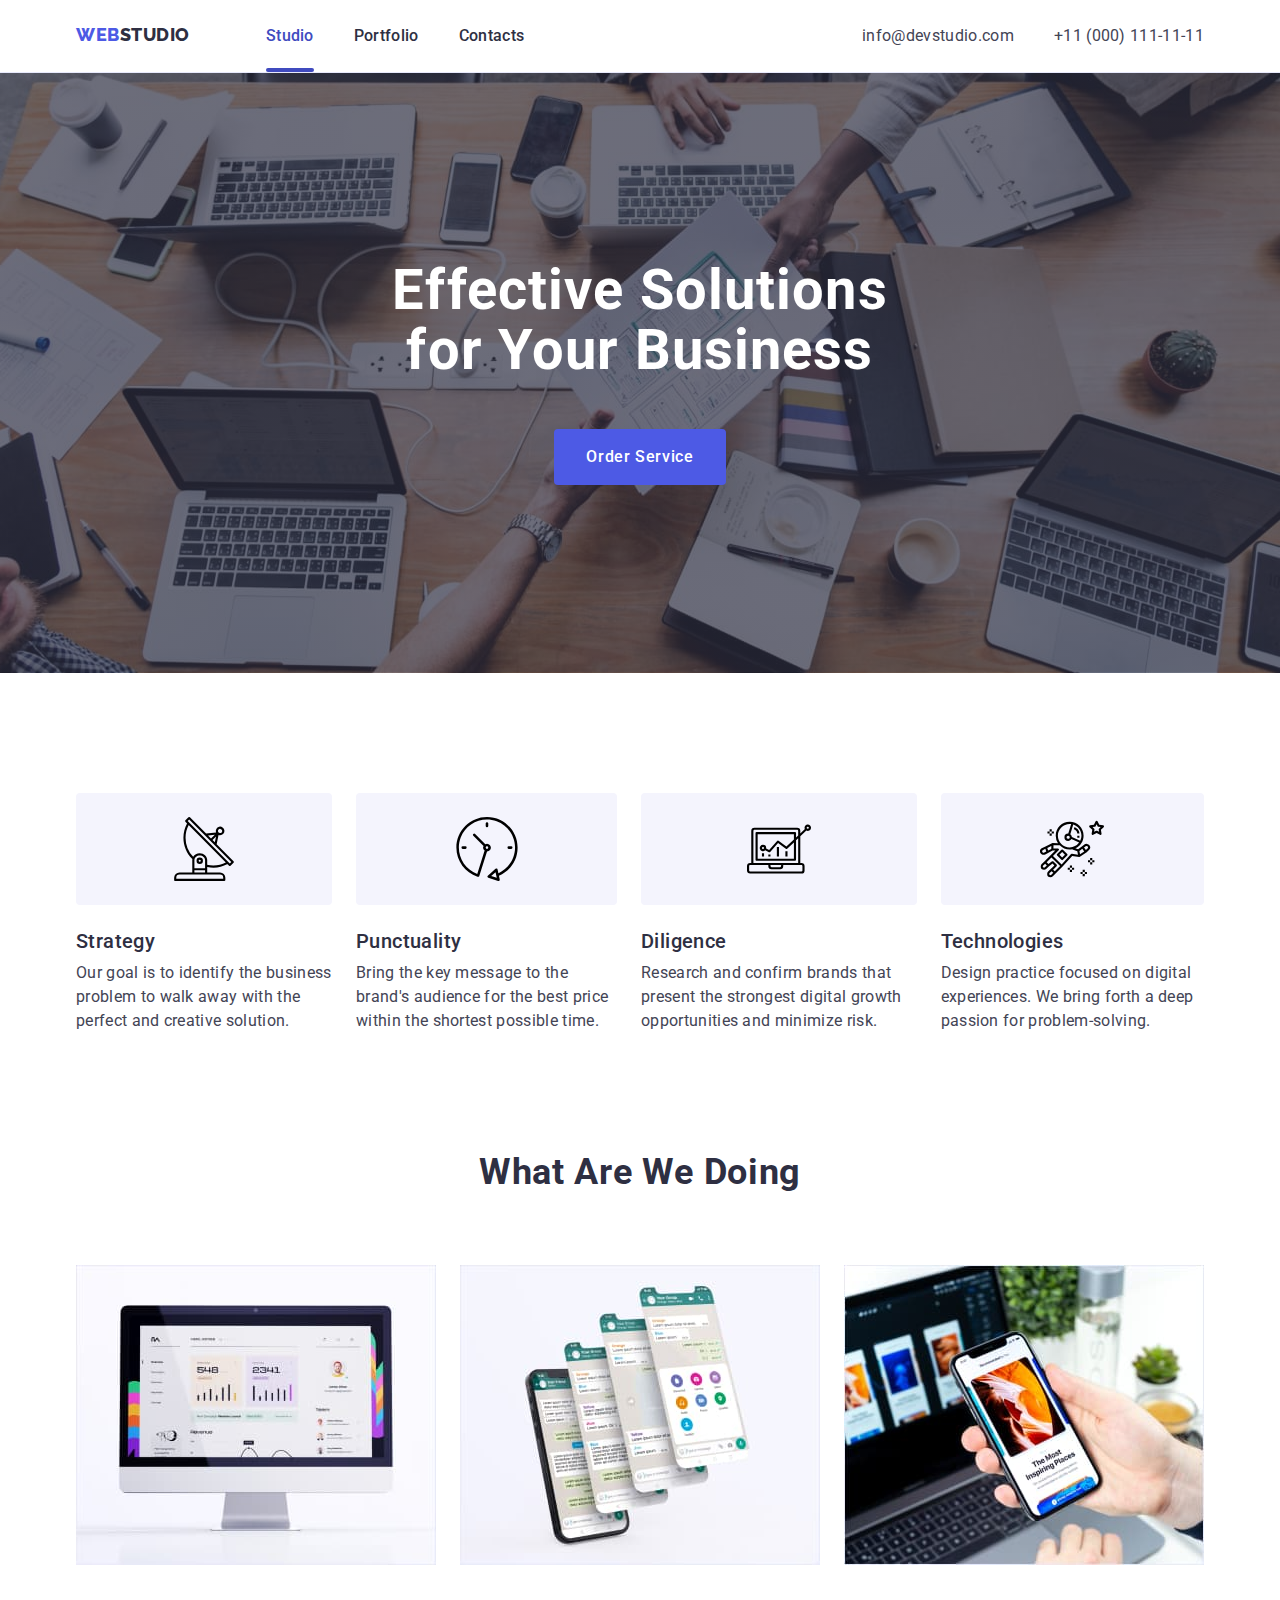
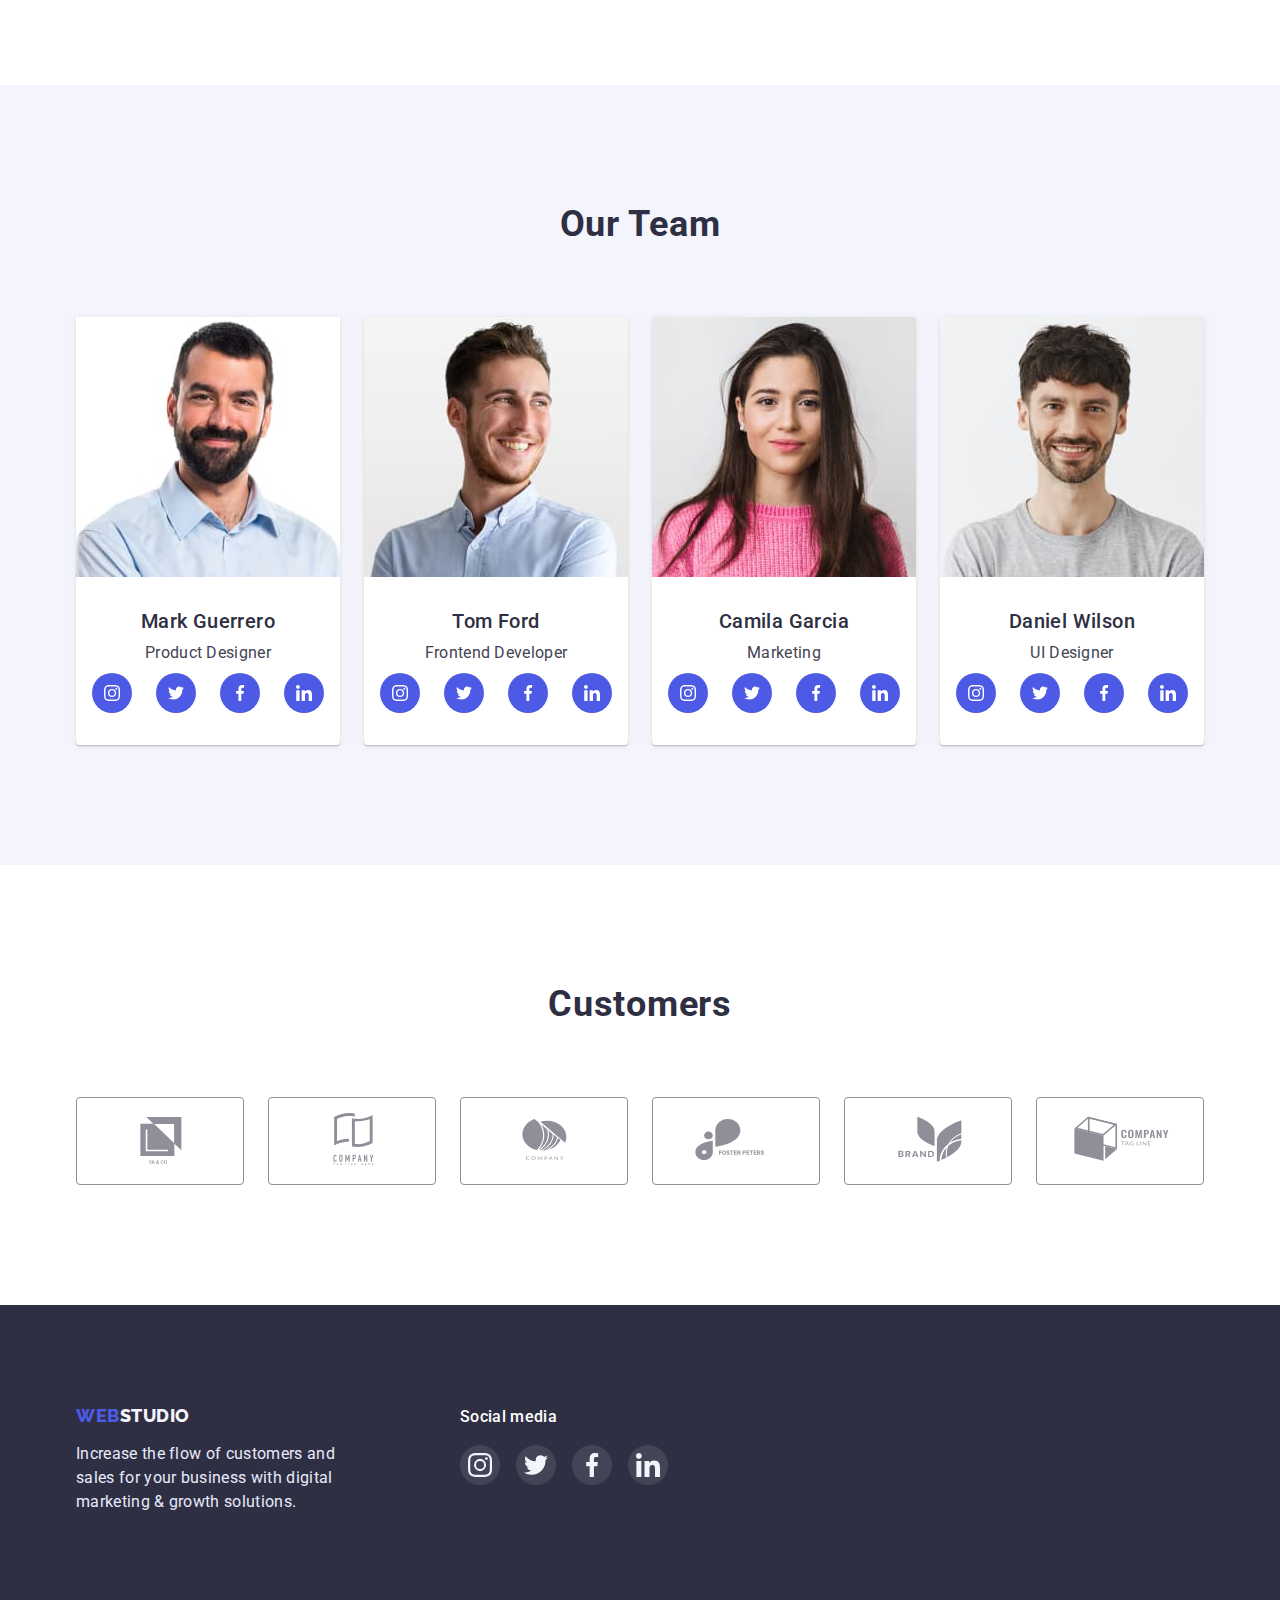
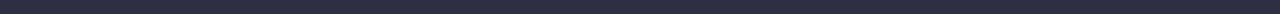
<file: index.html>
<!DOCTYPE html>
<html lang="en">
  <head>
    <meta charset="UTF-8" />
    <meta http-equiv="X-UA-Compatible" content="IE=edge" />
    <meta name="viewport" content="width=device-width, initial-scale=1.0" />
    <title>WebStudio</title>
    <link rel="preconnect" href="https://fonts.googleapis.com" />
    <link rel="preconnect" href="https://fonts.gstatic.com" crossorigin />
    <link
      href="https://fonts.googleapis.com/css2?family=Raleway:wght@800&family=Roboto:wght@400;500;700&display=swap"
      rel="stylesheet"
    />
    <link rel="stylesheet" href="https://cdnjs.cloudflare.com/ajax/libs/modern-normalize/1.1.0/modern-normalize.min.css" />
    <link rel="stylesheet" href="./css/styles.css" />
  </head>

  <body>
    <header class="header">
      <div class="container header-container">
      <nav class="nav">
        <a class="header-logo logo link" href="./index.html">Web<span class="header-web">Studio</span></a
        >
        <ul class="header-list list">
          <li class="header-item">
            <a class="header-link link current" href="./index.html">Studio</a>
          </li>
          <li class="header-item">
            <a class="header-link link" href="./portfolio.html">Portfolio</a>
          </li>
          <li class="header-item">
            <a class="header-link link" href="">Contacts</a>
          </li>
        </ul>
      </nav>
      <address class="address">
        <ul class="address-list list">
          <li class="address-item">
            <a class="address-link link" href="mailto:info@devstudio.com"
              >info@devstudio.com</a
            >
          </li>
          <li class="address-item">
            <a class="address-link link" href="tel:+110001111111"
              >+11 (000) 111-11-11</a
            >
          </li>
        </ul>
      </address>
      </div>
    </header>

    <main>
      <!--Hero-->
      <section class="hero">
        <div class="container hero-container">
        <h1 class="hero-title">Effective Solutions for Your Business</h1>
        <button type="button" class="hero-btn" data-modal-open>Order Service</button>
        </div>
      </section>

      <!--Feutures-->
      <section class="feutures">
        <div class="container feutures-container">
        <h2 class="visually-hidden">Feutures</h2>
        <ul class="feutures-list list">
          <li class="feutures-item">
            <div class="feutures-icon">
              <svg width="64" height="64">
              <use href="./images/sprite.svg#strategy"></use>
            </svg>
            </div>
            <h3 class="feutures-subtitle">Strategy</h3>
            <p class="feutures-text">
              Our goal is to identify the business problem to walk away with the
              perfect and creative solution.
            </p>
          </li>
          <li class="feutures-item">
            <div class="feutures-icon">
              <svg width="64" height="64">
              <use href="./images/sprite.svg#punctually"></use>
            </svg>
            </div>
            <h3 class="feutures-subtitle">Punctuality</h3>
            <p class="feutures-text">
              Bring the key message to the brand's audience for the best price
              within the shortest possible time.
            </p>
          </li>
          <li class="feutures-item">
            <div class="feutures-icon">
              <svg width="64" height="64">
              <use href="./images/sprite.svg#diligence"></use>
            </svg>
            </div>
            <h3 class="feutures-subtitle">Diligence</h3>
            <p class="feutures-text">
              Research and confirm brands that present the strongest digital
              growth opportunities and minimize risk.
            </p>
          </li>
          <li class="feutures-item">
            <div class="feutures-icon">
              <svg width="64" height="64">
              <use href="./images/sprite.svg#technoligies"></use>
            </svg>
            </div>
            <h3 class="feutures-subtitle">Technologies</h3>
            <p class="feutures-text">
              Design practice focused on digital experiences. We bring forth a
              deep passion for problem-solving.
            </p>
          </li>
        </ul>
        </div>
      </section>

      <!--What are we doing-->
      <section class="projects">
        <div class="container projects-container">
        <h2 class="projects-title">What are we doing</h2>
        <ul class="projects-list list">
          <li class="projects-item">
            <img
              src="./images/feutures/computer.jpg"
              alt="Computer design"
              width="360"
              height="300"
            />
          </li>
          <li class="projects-item">
            <img
              src="./images/feutures/applications.jpg"
              alt="Applications design"
              width="360"
              height="300"
            />
          </li>
          <li class="projects-item">
            <img
              src="./images/feutures/phone.jpg"
              alt="Phone design"
              width="360"
              height="300"
            />
          </li>
        </ul>
        </div>
      </section>

      <!--Out team-->
      <section class="team">
        <div class="container team-container">
        <h2 class="team-title">Our Team</h2>
        <ul class="team-title-list list">
          <li class="team-item">
            <img class="team-item-photo"
              src="./images/our-team/mark-guerrero.jpg"
              alt="Mark Guerrero"
              width="264"
              height="260"
            />
            <div class="team-photo-content-border">
            <h3 class="team-subtitle">Mark Guerrero</h3>
            <p class="team-text">Product Designer</p>
            <ul class="social-list list">
              <li class="social-list-item">
                <a href="" class="social-list-link">
                    <svg aria-label="instagram" class="social-list-icon" width="16" height="16">
                      <use href="./images/sprite.svg#instagram"></use>
                    </svg>
                </a>
              </li>
              <li class="social-list-item">
                <a href="" class="social-list-link">
                    <svg aria-label="twitter" class="social-list-icon" width="16" height="16">
                      <use href="./images/sprite.svg#twitter"></use>
                    </svg>
                </a>
              </li>
              <li class="social-list-item">
                <a href="" class="social-list-link">
                    <svg aria-label="facebook" class="social-list-icon" width="16" height="16">
                      <use href="./images/sprite.svg#facebook"></use>
                    </svg>
                </a>
              </li>
              <li class="social-list-item">
                <a href="" class="social-list-link">
                    <svg aria-label="linkedin" class="social-list-icon" width="16" height="16">
                      <use href="./images/sprite.svg#linkedin"></use>
                    </svg>
                </a>
              </li>
            </ul>
            </div>
          </li>
          <li class="team-item">
            <img class="team-item-photo"
              src="./images/our-team/tom-ford.jpg"
              alt="Tom Ford"
              width="264"
              height="260"
            />
            <div class="team-photo-content-border">
            <h3 class="team-subtitle">Tom Ford</h3>
            <p class="team-text">Frontend Developer</p>
            <ul class="social-list list">
              <li class="social-list-item">
                <a href="" class="social-list-link">
                    <svg aria-label="instagram" class="social-list-icon" width="16" height="16">
                      <use href="./images/sprite.svg#instagram"></use>
                    </svg>
                </a>
              </li>
              <li class="social-list-item">
                <a href="" class="social-list-link">
                    <svg aria-label="twitter" class="social-list-icon" width="16" height="16">
                      <use href="./images/sprite.svg#twitter"></use>
                    </svg>
                </a>
              </li>
              <li class="social-list-item">
                <a href="" class="social-list-link">
                    <svg aria-label="facebook" class="social-list-icon" width="16" height="16">
                      <use href="./images/sprite.svg#facebook"></use>
                    </svg>
                </a>
              </li>
              <li class="social-list-item">
                <a href="" class="social-list-link">
                    <svg aria-label="linkedin" class="social-list-icon" width="16" height="16">
                      <use href="./images/sprite.svg#linkedin"></use>
                    </svg>
                </a>
              </li>
            </ul>
            </div>
          </li>
          <li class="team-item">
            <img class="team-item-photo"
              src="./images/our-team/camila-garcia.jpg"
              alt="Camila Garcia"
              width="264"
              height="260"
            />
            <div class="team-photo-content-border">
            <h3 class="team-subtitle">Camila Garcia</h3>
            <p class="team-text">Marketing</p>
            <ul class="social-list list">
              <li class="social-list-item">
                <a href="" class="social-list-link">
                    <svg aria-label="instagram" class="social-list-icon" width="16" height="16">
                      <use href="./images/sprite.svg#instagram"></use>
                    </svg>
                </a>
              </li>
              <li class="social-list-item">
                <a href="" class="social-list-link">
                    <svg aria-label="twitter" class="social-list-icon" width="16" height="16">
                      <use href="./images/sprite.svg#twitter"></use>
                    </svg>
                </a>
              </li>
                            <li class="social-list-item">
                <a href="" class="social-list-link">
                    <svg aria-label="facebook" class="social-list-icon" width="16" height="16">
                      <use href="./images/sprite.svg#facebook"></use>
                    </svg>
                </a>
              </li>
              <li class="social-list-item">
                <a href="" class="social-list-link">
                    <svg aria-label="linkedin" class="social-list-icon" width="16" height="16">
                      <use href="./images/sprite.svg#linkedin"></use>
                    </svg>
                </a>
              </li>
            </ul>
            </div>
          </li>
          <li class="team-item">
            <img class="team-item-photo"
              src="./images/our-team/daniel-wilson.jpg"
              alt="Daniel Wilson"
              width="264"
              height="260"
            />
            <div class="team-photo-content-border">
            <h3 class="team-subtitle">Daniel Wilson</h3>
            <p class="team-text">UI Designer</p>
            <ul class="social-list list">
              <li class="social-list-item">
                <a href="" class="social-list-link">
                    <svg aria-label="instagram" class="social-list-icon" width="16" height="16">
                      <use href="./images/sprite.svg#instagram"></use>
                    </svg>
                </a>
              </li>
              <li class="social-list-item">
                <a href="" class="social-list-link">
                    <svg aria-label="twitter" class="social-list-icon" width="16" height="16">
                      <use href="./images/sprite.svg#twitter"></use>
                    </svg>
                </a>
              </li>
                            <li class="social-list-item">
                <a href="" class="social-list-link">
                    <svg aria-label="facebook" class="social-list-icon" width="16" height="16">
                      <use href="./images/sprite.svg#facebook"></use>
                    </svg>
                </a>
              </li>
              <li class="social-list-item">
                <a href="" class="social-list-link">
                    <svg aria-label="linkedin" class="social-list-icon" width="16" height="16">
                      <use href="./images/sprite.svg#linkedin"></use>
                    </svg>
                </a>
              </li>
            </ul>
            </div>
          </li>
        </ul>
        </div>
      </section>

      <!--Customers-->
      <section class="customers">
      <div class="container customers-container">
        <h2 class="customers-title">Customers</h2>
        <ul class="customers-list list">
          <li class="customers-list-item">
            <a href="" class="customers-list-link">
            <div class="customers-list-wrapper">
              <svg class="customers-list-icon" width="104" height="56">
                <use href="./images/sprite.svg#Logo1"></use>
              </svg>
            </div>
            </a>
          </li>
          <li class="customers-list-item">
            <a href="" class="customers-list-link">
              <div class="customers-list-wrapper">
              <svg class="customers-list-icon" width="104" height="56">
                <use href="./images/sprite.svg#Logo2"></use>
              </svg>
              </div>              
            </a>
          </li>
          <li class="customers-list-item">
            <a href="" class="customers-list-link">
              <div class="customers-list-wrapper">
              <svg class="customers-list-icon" width="104" height="56">
                <use href="./images/sprite.svg#Logo3"></use>
              </svg>
              </div>              
            </a>
          </li>
          <li class="customers-list-item">
            <a href="" class="customers-list-link">
              <div class="customers-list-wrapper">
              <svg class="customers-list-icon" width="104" height="56">
                <use href="./images/sprite.svg#Logo4"></use>
              </svg>
              </div>              
            </a>
          </li>
          <li class="customers-list-item">
            <a href="" class="customers-list-link">
              <div class="customers-list-wrapper">
              <svg class="customers-list-icon" width="104" height="56">
                <use href="./images/sprite.svg#Logo5"></use>
              </svg>
              </div>              
            </a>
          </li>
          <li class="customers-list-item">
            <a href="" class="customers-list-link">
              <div class="customers-list-wrapper">
              <svg class="customers-list-icon" width="104" height="56">
                <use href="./images/sprite.svg#Logo6"></use>
              </svg>
              </div>              
            </a>
          </li>
        </ul>
      </div>
      </section>
    </main>

    <footer class="footer">
      <div class="container footer-container">
        <div class="footer-text-div">
        <a class="footer-logo logo link" href="./index.html">Web<span class="footer-web">Studio</span></a
        >
      <p class="footer-text">
        Increase the flow of customers and sales for your business with digital
        marketing & growth solutions.
      </p>
        </div>
        <div class="footer-social-media">
          <p class="footer-text-title">Social media</p>
            <ul class="social-list footer-social-list list">
              <li class="social-list-item">
                <a href="" class="footer-social-list-link">
                    <svg aria-label="instagram" class="footer-social-list-icon" width="24" height="24">
                      <use href="./images/sprite.svg#instagram"></use>
                    </svg>
                </a>
              </li>
              <li class="social-list-item">
                <a href="" class="footer-social-list-link">
                    <svg aria-label="twitter" class="footer-social-list-icon" width="24" height="24">
                      <use href="./images/sprite.svg#twitter"></use>
                    </svg>
                </a>
              </li>
              <li class="social-list-item">
                <a href="" class="footer-social-list-link">
                    <svg aria-label="facebook" class="footer-social-list-icon" width="24" height="24">
                      <use href="./images/sprite.svg#facebook"></use>
                    </svg>
                </a>
              </li>
              <li class="social-list-item">
                <a href="" class="footer-social-list-link">
                    <svg aria-label="linkedin" class="footer-social-list-icon" width="24" height="24">
                      <use href="./images/sprite.svg#linkedin"></use>
                    </svg>
                </a>
              </li>
            </ul>
        </div>
      </div>
    </footer>

    <div class="backdrop is-hidden" data-modal>
      <div class="modal">
        <button type="button" class="modal-close-btn" data-modal-close>
        <svg class="modal-close-btn-icon" width="8" height="8">
          <use href="./images/sprite.svg#modal-close"></use>
        </svg>
        </button>
      </div>
    </div>

    <script src="./js/modal.js"></script>
  </body>
</html>
</file>
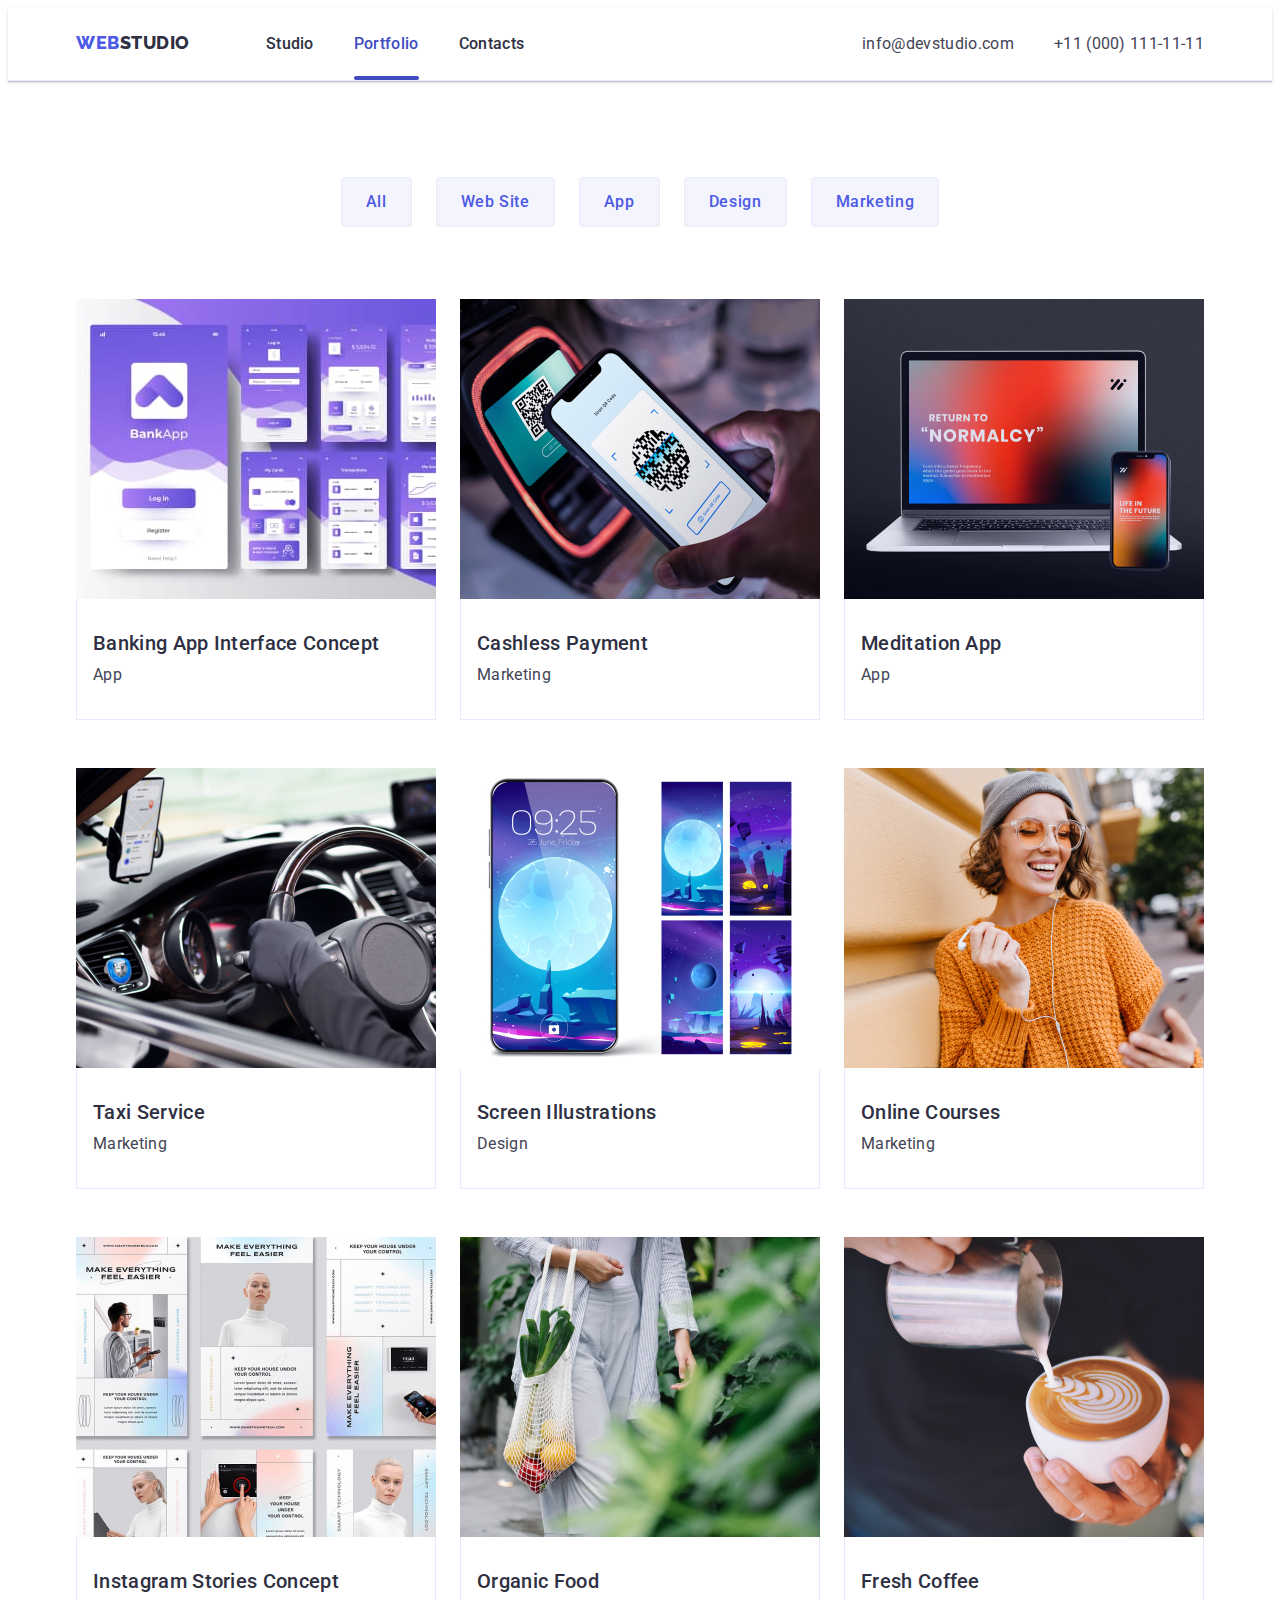
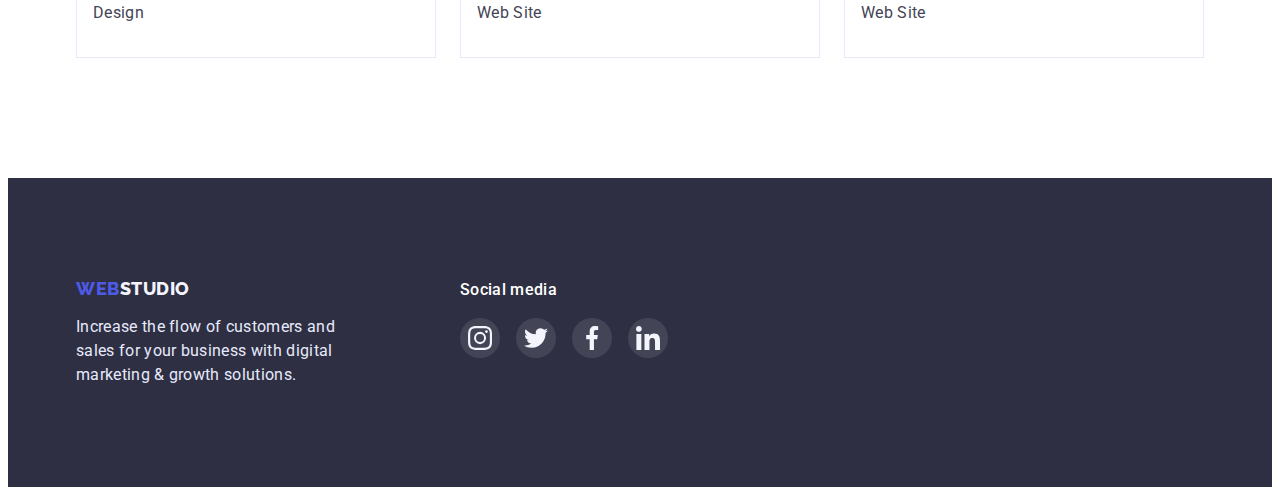
<file: portfolio.html>
<!DOCTYPE html>
<html lang="en">
  <head>
    <meta charset="UTF-8" />
    <meta http-equiv="X-UA-Compatible" content="IE=edge" />
    <meta name="viewport" content="width=device-width, initial-scale=1.0" />
    <title>WebStudio</title>
    <link rel="preconnect" href="https://fonts.googleapis.com" />
    <link rel="preconnect" href="https://fonts.gstatic.com" crossorigin />
    <link
      href="https://fonts.googleapis.com/css2?family=Raleway:wght@800&family=Roboto:wght@400;500;700&display=swap"
      rel="stylesheet"
    />
    <link rel="stylesheet" href="./css/styles.css" />
  </head>

  <body>
    <header class="header">
      <div class="container header-container">
      <nav class="nav">
      <a class="header-logo logo link" href="./index.html">Web<span class="header-web">Studio</span></a
        >
        <ul class="header-list list">
          <li class="header-item">
            <a class="header-link link" href="./index.html">Studio</a>
          </li>
          <li class="header-item">
            <a class="header-link link current" href="./portfolio.html">Portfolio</a>
          </li>
          <li class="header-item">
            <a class="header-link link" href="">Contacts</a>
          </li>
        </ul>
      </nav>
      <address class="address">
        <ul class="address-list list">
          <li class="address-item">
            <a class="address-link link" href="mailto:info@devstudio.com"
              >info@devstudio.com</a
            >
          </li>
          <li class="address-item">
            <a class="address-link link" href="tel:+110001111111"
              >+11 (000) 111-11-11</a
            >
          </li>
        </ul>
      </address>
      </div>
    </header>

    <main>
      <section class="portfolio">
        <div class="container portfolio-container">
        <h1 class="visually-hidden">Portfolio cases</h1>
      <ul class="list portfolio-menu-card">
        <li class="portfolio-item">
          <button type="button" class="portfolio-page-btn">All</button>
        </li>
        <li class="portfolio-item">
          <button type="button" class="portfolio-page-btn">Web Site</button>
        </li>
        <li class="portfolio-item">
          <button type="button" class="portfolio-page-btn">App</button>
        </li>
        <li class="portfolio-item">
          <button type="button" class="portfolio-page-btn">Design</button>
        </li>
        <li class="portfolio-item">
          <button type="button" class="portfolio-page-btn">Marketing</button>
        </li>
      </ul>
      <ul class="list portfolio-pg-content">
        <li class="portfolio-item-content">
          <a class="link portfolio-item-link" href="">
            <div class="portfolio-photo-wrapper">
            <img
              src="./images/portfolio-page/bank-app.jpg"
              alt=""
              width="360"
              height="300"
            />
            <p class="overlay">14 Stylish and User-Friendly App Design Concepts · Task Manager App · Calorie Tracker App · Exotic Fruit Ecommerce App · Cloud Storage App</p>
            </div>
            <div class="portfolio-photo-content-border">
            <h2 class="portfolio-pg-namecard">Banking App Interface Concept</h2>
            <p class="portfolio-pg-text">App</p>
            <p class="portfolio-pg-text-back"></p>
            </div>
          </a>
        </li>
        <li class="portfolio-item-content">
          <a class="link portfolio-item-link" href="">
            <div class="portfolio-photo-wrapper">
            <img
              src="./images/portfolio-page/cashless-payment.jpg"
              alt=""
              width="360"
              height="300"
            /> 
            <p class="overlay">14 Stylish and User-Friendly App Design Concepts · Task Manager App · Calorie Tracker App · Exotic Fruit Ecommerce App · Cloud Storage App</p>
            </div>
            <div class="portfolio-photo-content-border">
            <h2 class="portfolio-pg-namecard">Cashless Payment</h2>
            <p class="portfolio-pg-text">Marketing</p>
            <p class="portfolio-pg-text-back"></p>
            </div>
          </a>
        </li>
        <li class="portfolio-item-content">
          <a class="link portfolio-item-link" href="">
            <div class="portfolio-photo-wrapper">
            <img
              src="./images/portfolio-page/meditation-app.jpg"
              alt=""
              width="360"
              height="300"
            /> 
            <p class="overlay">14 Stylish and User-Friendly App Design Concepts · Task Manager App · Calorie Tracker App · Exotic Fruit Ecommerce App · Cloud Storage App</p>
            </div>
            <div class="portfolio-photo-content-border">
            <h2 class="portfolio-pg-namecard">Meditation App</h2>
            <p class="portfolio-pg-text">App</p>
            <p class="portfolio-pg-text-back"></p>
            </div>
          </a>
        </li>
        <li class="portfolio-item-content">
          <a class="link portfolio-item-link" href="">
            <div class="portfolio-photo-wrapper">
            <img
              src="./images/portfolio-page/taxi-service.jpg"
              alt=""
              width="360"
              height="300"
            />          
            <p class="overlay">14 Stylish and User-Friendly App Design Concepts · Task Manager App · Calorie Tracker App · Exotic Fruit Ecommerce App · Cloud Storage App</p>
            </div>
            <div class="portfolio-photo-content-border">
            <h2 class="portfolio-pg-namecard">Taxi Service</h2>
            <p class="portfolio-pg-text">Marketing</p>
            <p class="portfolio-pg-text-back"></p>
            </div>
          </a>
        </li>
        <li class="portfolio-item-content">
          <a class="link portfolio-item-link" href="">
            <div class="portfolio-photo-wrapper">
            <img
              src="./images/portfolio-page/screen-illustrations.jpg"
              alt=""
              width="360"
              height="300"
            /> 
            <p class="overlay">14 Stylish and User-Friendly App Design Concepts · Task Manager App · Calorie Tracker App · Exotic Fruit Ecommerce App · Cloud Storage App</p>
            </div>
            <div class="portfolio-photo-content-border">
            <h2 class="portfolio-pg-namecard">Screen Illustrations</h2>
            <p class="portfolio-pg-text">Design</p>
            <p class="portfolio-pg-text-back"></p>
            </div>
          </a>
        </li>
        <li class="portfolio-item-content">
          <a class="link portfolio-item-link" href="">
            <div class="portfolio-photo-wrapper">
            <img
              src="./images/portfolio-page/online-courses.jpg"
              alt=""
              width="360"
              height="300"
            /> 
            <p class="overlay">14 Stylish and User-Friendly App Design Concepts · Task Manager App · Calorie Tracker App · Exotic Fruit Ecommerce App · Cloud Storage App</p>
            </div>
            <div class="portfolio-photo-content-border">
            <h2 class="portfolio-pg-namecard">Online Courses</h2>
            <p class="portfolio-pg-text">Marketing</p>
            <p class="portfolio-pg-text-back"></p>
            </div>
          </a>
        </li>
        <li class="portfolio-item-content">
          <a class="link portfolio-item-link" href="">
            <div class="portfolio-photo-wrapper">
            <img
              src="./images/portfolio-page/instagram-stories.jpg"
              alt=""
              width="360"
              height="300"
            />
            <p class="overlay">14 Stylish and User-Friendly App Design Concepts · Task Manager App · Calorie Tracker App · Exotic Fruit Ecommerce App · Cloud Storage App</p>
            </div>
            <div class="portfolio-photo-content-border">
            <h2 class="portfolio-pg-namecard">Instagram Stories Concept</h2>
            <p class="portfolio-pg-text">Design</p>
            <p class="portfolio-pg-text-back"></p>
            </div>
          </a>
        </li>
        <li class="portfolio-item-content">
          <a class="link portfolio-item-link" href="">
            <div class="portfolio-photo-wrapper">
            <img
              src="./images/portfolio-page/organic-food.jpg"
              alt=""
              width="360"
              height="300"
            /> 
            <p class="overlay">14 Stylish and User-Friendly App Design Concepts · Task Manager App · Calorie Tracker App · Exotic Fruit Ecommerce App · Cloud Storage App</p>
            </div>
            <div class="portfolio-photo-content-border">
            <h2 class="portfolio-pg-namecard">Organic Food</h2>
            <p class="portfolio-pg-text">Web Site</p>
            <p class="portfolio-pg-text-back"></p>
            </div>
          </a>
        </li>
        <li class="portfolio-item-content">
          <a class="link portfolio-item-link" href="">
            <div class="portfolio-photo-wrapper">
            <img
              src="./images/portfolio-page/fresh-coffee.jpg"
              alt=""
              width="360"
              height="300"
            /> 
            <p class="overlay">14 Stylish and User-Friendly App Design Concepts · Task Manager App · Calorie Tracker App · Exotic Fruit Ecommerce App · Cloud Storage App</p>
            </div>
            <div class="portfolio-photo-content-border">
            <h2 class="portfolio-pg-namecard">Fresh Coffee</h2>
            <p class="portfolio-pg-text">Web Site</p>
            <p class="portfolio-pg-text-back"></p>
            </div>
          </a>
        </li>
      </ul>
        </div>
      </section>  
    </main>

    <footer class="footer">
      <div class="container footer-container">
        <div class="footer-text-div">
        <a class="footer-logo logo link" href="./index.html">Web<span class="footer-web">Studio</span></a
        >
      <p class="footer-text">
        Increase the flow of customers and sales for your business with digital
        marketing & growth solutions.
      </p>
        </div>
        <div class="footer-social-media">
          <p class="footer-text-title">Social media</p>
            <ul class="social-list footer-social-list list">
              <li class="social-list-item">
                <a href="" class="footer-social-list-link">
                    <svg aria-label="instagram" class="footer-social-list-icon" width="24" height="24">
                      <use href="./images/sprite.svg#instagram"></use>
                    </svg>
                </a>
              </li>
              <li class="social-list-item">
                <a href="" class="footer-social-list-link">
                    <svg aria-label="twitter" class="footer-social-list-icon" width="24" height="24">
                      <use href="./images/sprite.svg#twitter"></use>
                    </svg>
                </a>
              </li>
              <li class="social-list-item">
                <a href="" class="footer-social-list-link">
                    <svg aria-label="facebook" class="footer-social-list-icon" width="24" height="24">
                      <use href="./images/sprite.svg#facebook"></use>
                    </svg>
                </a>
              </li>
              <li class="social-list-item">
                <a href="" class="footer-social-list-link">
                    <svg aria-label="linkedin" class="footer-social-list-icon" width="24" height="24">
                      <use href="./images/sprite.svg#linkedin"></use>
                    </svg>
                </a>
              </li>
            </ul>
        </div>
      </div>
    </footer>
  </body>
</html>
</file>
<file: css/styles.css>
:root {
    --primary-font: 'Roboto', sans-serif;
    --secondary-font: 'Raleway', sans-serif; 
    --backround-light: #F4F4FD;
    --background-dark: #2E2F42;
    --brand-color: #4d5ae5;
    --accent-color: #404bbf;
    --success: #31d0aa;
    --color-text-main: #434455;
    --color-text-second: #8e8f99;
    --accent-lines: #e7e9fc;
    --transition-dur-time: 250ms cubic-bezier(0.4, 0, 0.2, 1);
} 

* {
    box-sizing: border-box;
}

.list {
    list-style: none;
}

.link {
    text-decoration: none;
}

p, h1, h2, h3, h4, h5, h6 {
    margin-top: 0;
    margin-bottom: 0;
}

ul, ol {
    margin-top: 0;
    margin-bottom: 0;
    padding-left: 0;
}

img {
    display: block;
}

button {
    cursor: pointer;
}

body {
    font-family: var(--primary-font);
    font-size: 16px;
    letter-spacing: 0.02em;
    color: var(--color-text-main);
}

.container {
    width: 1158px;
    padding-left: 15px;
    padding-right: 15px;
    margin-left: auto;
    margin-right: auto;
}
/* ============================== COMPONENTS ============================ */
.projects-title,
.team-title,
.customers-title {
    margin-bottom: 72px;
    text-align: center;
    
    font-weight: 700;
    font-size: 36px;
    line-height: 1.11;
    text-align: center;
    letter-spacing: 0.02em;
    text-transform: capitalize;
    
    color: var(--background-dark);
}

.feutures-subtitle,
.team-subtitle {
    font-weight: 500;
    font-size: 20px;
    line-height: 1.2;
    letter-spacing: 0.02em;
    color: var(--background-dark);
}

.logo  {
    font-family: var(--secondary-font);
    font-weight: 800;
    font-size: 18px;
    letter-spacing: 0.03em;
    align-items: center;
    text-transform: uppercase;
}

.visually-hidden {
    position: absolute;
    width: 1px;
    height: 1px;
    margin: -1px;
    border: 0;
    padding: 0;
    white-space: nowrap;
    clip-path: inset(100%);
    clip: rect(0 0 0 0);
    overflow: hidden;
}
/* ============================== /COMPONENTS ============================ */

/* ============================== HEADER  =============================== */
.header-container {
    display: flex;

    /* border: 1px solid tomato;
    background: teal; */
}

.logo {
    margin-right: 76px;

    line-height: 1.17;
    color: var(--brand-color);
}

.header-web {
    color: var(--background-dark);
}

.header {
    padding-top: 24px;
    padding-bottom: 24px;
    border-bottom: 1px solid var(--accent-lines);
    box-shadow: 0px 2px 1px rgba(46, 47, 66, 0.08), 0px 1px 1px rgba(46, 47, 66, 0.16), 0px 1px 6px rgba(46, 47, 66, 0.08);
}

.header-link {
    font-weight: 500;
    line-height: 1.5;
    color: var(--background-dark);

    position: relative;
    display: block;
}

.header-link.current::after {
    content: '';

    position: absolute;
    width: 100%;
    height: 4px;
    left: 0px;
    top: 44px;
    background: var(--accent-color);
    border-radius: 2px;
}

.header-list {
    display: flex;
    align-items: center;
}

.header-item:not(:last-child) {
    margin-right: 40px;
}

.nav {
    display: flex;
    justify-content: center;
}

.nav .link {
    display: block;
    transition: color var(--transition-dur-time);
}

.nav .link:hover,
.nav .link:focus {
   color: var(--accent-color);
}

.link.current {
    color: var(--accent-color);
}

.address {
    font-style: normal;
    margin-left: auto;
}

.address-list {
    display: flex;
}

.address-link {
    font-weight: 400;
    line-height: 1.5;
    color: var(--color-text-main);

    display: block;

    transition: color var(--transition-dur-time);
}

.address-link:hover,
.address-link:focus {
    color: var(--accent-color);
}

.address-item + .address-item {
    margin-left: 40px;
}

/* ============================== /HEADER ============================= */

/* ============================== HERO  =============================== */
.hero-container {
    text-align: center;
    

    /* border: 1px solid teal;
    background: tomato; */
} 

.hero{
    background: rgba(46, 47, 66, 0.7);
    padding-top: 188px;
    padding-bottom: 188px;
    max-width: 1440px;
    margin-left: auto;
    margin-right: auto;
    
    background-image: linear-gradient(rgba(46, 47, 66, 0.7), rgba(46, 47, 66, 0.7)), 
        url(../images/hero.jpg);
    background-position: center;
    background-size: cover;
    background-repeat: no-repeat;

}

.hero-title {
    margin-left: auto;
    margin-right: auto;
    margin-bottom: 48px;
    max-width: 496px;
    font-weight: 700;
    font-size: 56px;
    line-height: 1.07;
    letter-spacing: 0.02em;
    text-align: center;
    color: #FFFFFF;
}

.hero-btn {
    display: inline-block;
    min-width: 169px;
    padding: 16px 32px;
    border: none;
    border-radius: 4px;

    font-family: inherit;
    font-weight: 500;
    font-size: 16px;
    line-height: 1.5;
    align-items: center;
    letter-spacing: 0.04em;
    color: #FFFFFF;
    background-color: var(--brand-color);

    transition: background-color var(--transition-dur-time);
}

.hero-btn:hover,
.hero-btn:focus {
    background-color: var(--accent-color);
}
/* ============================== /HERO =============================== */

/* ============================== FEUTURES ============================ */
.feutures {
    padding-top: 120px;
    padding-bottom: 120px;

    /* background-color: teal; */
}

.feutures-list {
    display: flex;
}

.feutures-item:not(:last-child) {
    margin-right: 24px;
}

.feutures-text {
    margin-top: 8px;
    line-height: 1.5;
}

.feutures-icon {
    display: flex;
    justify-content: center;
    align-items: center;
    margin-bottom: 24px;
    height: 112px;
    background: var(--backround-light);
    border-radius: 4px;
    background-position: center center;
    }

/* ============================== /FEUTURES ========================== */

/* ============================== PROJECTS =========================== */
.projects {
    padding-bottom: 120px;
}

.projects-list {
    display: flex;
    gap: 24px;
    /* justify-content: space-between; */
}

.project-item {
    flex-basis: calc((100% - 48px) / 3);
}

/* .projects-item:not(:nth-child(3n)) {
    margin-right: 24px;
} */
/* ============================== /PROJECTS ========================= */

/* ============================== TEAM =============================== */
.team {
    padding-top: 120px;
    padding-bottom: 120px;
    background-color: var(--backround-light)
}

.team-subtitle {
    text-align: center;
    margin-bottom: 8px;
}

.team-title-list {
    display: flex;
    gap: 24px;
}

/* .team-item:not(:nth-child(4n)) {
    margin-right: 24px;
} */

.team-text {
    line-height: 1.5;
    text-align: center;
    margin-bottom: 8px;
}

.team-item {
    flex-basis: calc((100% - 72px) / 4);
    background-color: #fff;
    box-shadow: 0px 1px 6px rgba(46, 47, 66, 0.08), 0px 1px 1px rgba(46, 47, 66, 0.16), 0px 2px 1px rgba(46, 47, 66, 0.08);
    border-radius: 0px 0px 4px 4px;
}

.team-photo-content-border {
    padding-top: 32px;
    padding-bottom: 32px;
}

.social-list {
    display: flex;
    justify-content: center;
    gap: 24px;
}

.social-list-item {
    width: 40px;
    height: 40px;
}

.social-list-link {
    display: flex;
    justify-content: center;
    align-items: center;
    width: 100%;
    height: 100%;
    border-radius: 50%;
    background-color: var(--brand-color);

    transition: background-color var(--transition-dur-time);
}

.social-list-icon {
    fill: #fff;
}

.social-list-link:hover,
.social-list-link:focus {
    background-color: var(--accent-color);
}
/* ============================== /TEAM =============================== */
/* ==============================CUSTOMERS=============================*/
.customers {
    padding-top: 120px;
    padding-bottom: 120px;
}

.customers-list {
    display: flex;
    justify-content: center;
    gap: 24px;
}

.customers-list-item {
    width: calc((100% - 120px) / 6);
    height: 88px;
}

.customers-list-link {
    display: flex;
    justify-content: center;
    align-items: center;
    width: 100%;
    height: 100%;
    border: 1px solid var(--color-text-second);
    border-radius: 4px;
}

.customers-list-link {
    transition: border var(--transition-dur-time);
}

.customers-list-wrapper {
    display: block;
    fill: var(--color-text-second);
    transition: fill var(--transition-dur-time);
}

.customers-list-link:hover,
.customers-list-link:focus {
    border: 1px solid var(--accent-color);
}

.customers-list-link:hover .customers-list-wrapper,
.customers-list-link:focus .customers-list-wrapper {
    fill: var(--accent-color)
}
/* ==============================/CUSTOMERS=============================*/
/* ============================== FOOTER =============================== */
.footer {
    padding-top: 100px;
    padding-bottom: 100px;

    background: var(--background-dark);
}

.footer-container {
    display: flex;
}

.footer-logo {
    margin-right: o;
    line-height: 1.17;
    color: var(--brand-color);
}

.footer-web {
    color: var(--backround-light);
}

.footer-text {
    margin-top: 16px;
    line-height: 1.5;
    color: var(--accent-lines);
}

.footer-text-div {
    max-width: 264px;
    margin-right: 120px;
}

.footer-text-title {
    font-weight: 500;
    line-height: 1.5;
    color: #FFFFFF;

    margin-bottom: 16px;
}

.footer-social-list {
    gap: 16px;
}

.footer-social-list-link {
    display: flex;
    justify-content: center;
    align-items: center;
    width: 100%;
    height: 100%;
    border-radius: 50%;
    background-color: rgba(255, 255, 255, 0.1);

    transition: background-color var(--transition-dur-time);
}

.footer-social-list-icon {
    fill: var(--backround-light);
}

.footer-social-list-link:hover,
.footer-social-list-link:focus {
    background-color: var(--success);
}
/* ============================== /FOOTER =============================== */

/* ============================== PORTFOLIO PAGE ======================= */
.portfolio {
    padding-top: 96px;
    padding-bottom: 120px;
}

.portfolio-page-btn {
    display: inline-block;
    padding: 12px 24px;

    font-family: 'Roboto', sans-serif;
    font-size: 16px;
    font-weight: 500;
    line-height: 1.5;
    text-align: center;
    letter-spacing: 0.04em;
    color: var(--brand-color);
    background-color: var(--backround-light);

    border: 1px solid var(--accent-lines);
    border-radius: 4px;

    transition: color var(--transition-dur-time), background-color var(--transition-dur-time), border-color var(--transition-dur-time), box-shadow var(--transition-dur-time);
}

.portfolio-page-btn:hover,
.portfolio-page-btn:focus {
    color: #FFFFFF;
    background-color: var(--accent-color);
    border-color: var(--accent-color);
    box-shadow: 0px 3px 1px rgba(0, 0, 0, 0.1), 0px 2px 1px rgba(0, 0, 0, 0.08), 0px 2px 2px rgba(0, 0, 0, 0.12);
}

.portfolio-pg-namecard {
    margin-bottom: 8px;
    font-weight: 500;
    font-size: 20px;
    line-height: 1.2;
    color: var(--background-dark);
}

.portfolio-pg-text {
    line-height: 1.5;
    color: var(--color-text-main);
}

.portfolio-menu-card {
    display: flex;
    margin-bottom: 72px;
    justify-content: center;
}

.portfolio-item:not(:last-child) {
    margin-right: 24px;
}

.portfolio-pg-content {
    display: flex;
    flex-wrap: wrap;
}

.portfolio-item-content {
    width: calc((100% - 48px) / 3);
    margin-right: 24px;
    margin-bottom: 48px;
}

.portfolio-item-content:nth-child(3n) {
    margin-right: 0;
}

.portfolio-item-content:nth-last-child(-n + 3) {
    margin-bottom: 0;
}

.portfolio-item-link {
    display: block;
    transition: box-shadow var(--transition-dur-time);
}

.portfolio-item-link:hover,
.portfolio-item-link:focus {
    box-shadow: 0px 1px 6px rgba(46, 47, 66, 0.08), 0px 1px 1px rgba(46, 47, 66, 0.16), 0px 2px 1px rgba(46, 47, 66, 0.08);
}

.portfolio-photo-content-border {
    padding-top: 32px;
    padding-bottom: 32px;
    padding-left: 16px;
    border: 1px solid var(--accent-lines);
    border-top: none;
}

.portfolio-photo-wrapper {
    position: relative;
    overflow: hidden;
}

.overlay {
    position: absolute;
    left: 0;
    top: 0;
    width: 100%;
    height: 100%;
    transform: translate(0, 100%);
    transition: transform var(--transition-dur-time);

    line-height: 1.5;
    padding-top: 40px;
    padding-right: 32px;
    padding-left: 32px;
    color: var(--backround-light);
    background-color: var(--brand-color);
}

.portfolio-item-link:hover .overlay,
.portfolio-item-link:focus .overlay {
    transform: translate(0, 0);
}

img {
    width: 100%;
    height: auto;
} 
/* ============================== /PORTFOLIO PAGE ======================= */

/* ===============================MODAL WINDOW =========================== */
.backdrop {
    position: fixed;
    top: 0;
    left: 0;
    width: 100%;
    height: 100%;
    opacity: 1;
    background: rgba(46, 47, 66, 0.4);
    transition: opacity var(--transition-dur-time), visibility var(--transition-dur-time);
}

.backdrop.is-hidden {
    opacity: 0;
    visibility: hidden;
    pointer-events: none;
}

.modal {
    position: absolute;
    top: 50%;
    left: 50%;
    transform: translate(-50%, -50%) scale(1);
    transition: transform var(--transition-dur-time);

    width: 408px;
    height: 576px;
    background: #FCFCFC;
    box-shadow: 0px 1px 1px rgba(0, 0, 0, 0.14), 0px 1px 3px rgba(0, 0, 0, 0.12), 0px 2px 1px rgba(0, 0, 0, 0.2);
    border-radius: 4px;
}

.backdrop.is-hidden .modal {
    transform: translate(-50%, -50%) scale(0);
}

.modal-close-btn {
    position: absolute;
    top: 24px;
    right: 24px;

    display: flex;
    justify-content: center;
    align-items: center;
    width: 24px;
    height: 24px;
    padding: 8px;
    background: var(--accent-lines); 
    border: 1px solid rgba(0, 0, 0, 0.1);
    border-radius: 50%;
    transition: border-color var(--transition-dur-time), background-color var(--transition-dur-time);
}

.modal-close-btn:hover,
.modal-close-btn:focus {
    border-color: var(--accent-color);
    background-color: var(--accent-color);
}

.modal-close-btn-icon {
    fill: var(--background-dark);
    transition: fill var(--accent-color);
}

.modal-close-btn:hover .modal-close-btn-icon,
.modal-close-btn:focus .modal-close-btn-icon {
    fill: #FFFFFF;
}
/* ===============================/MODAL WINDOW =========================== */
</file>
